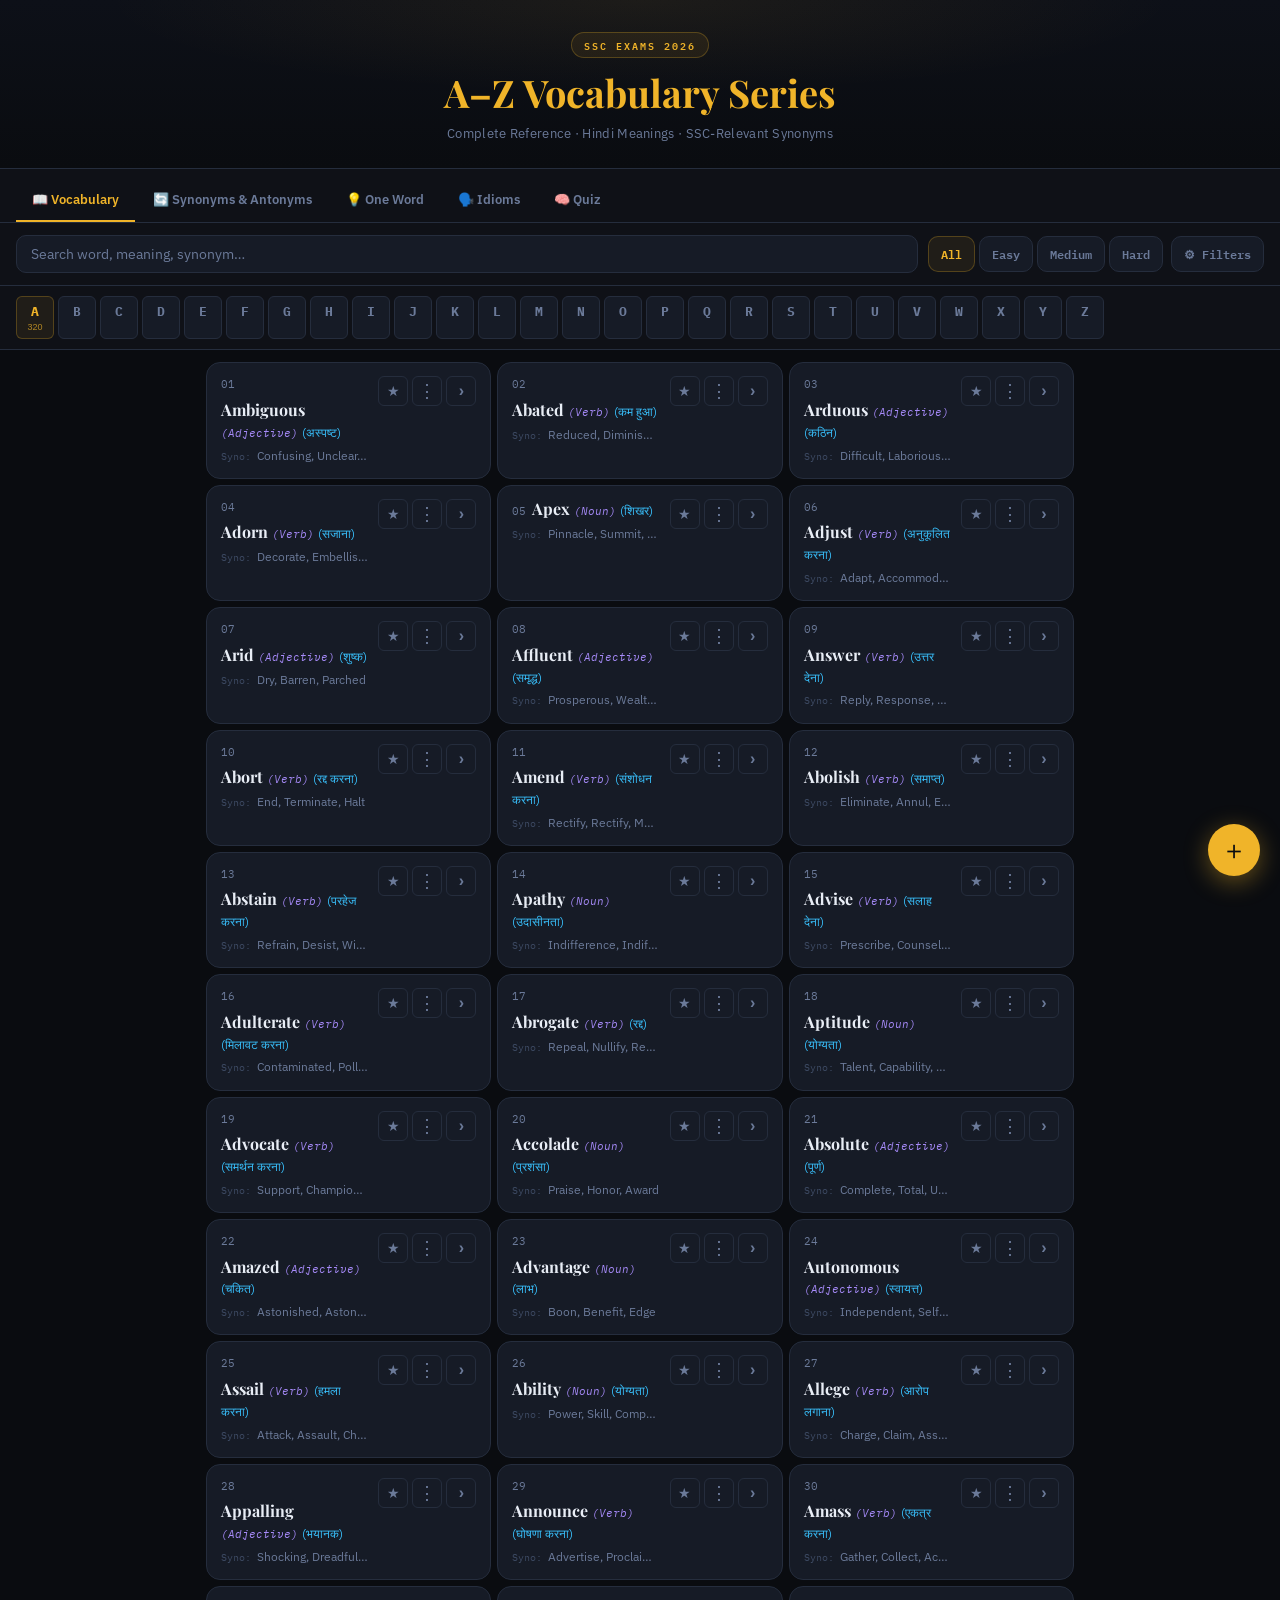
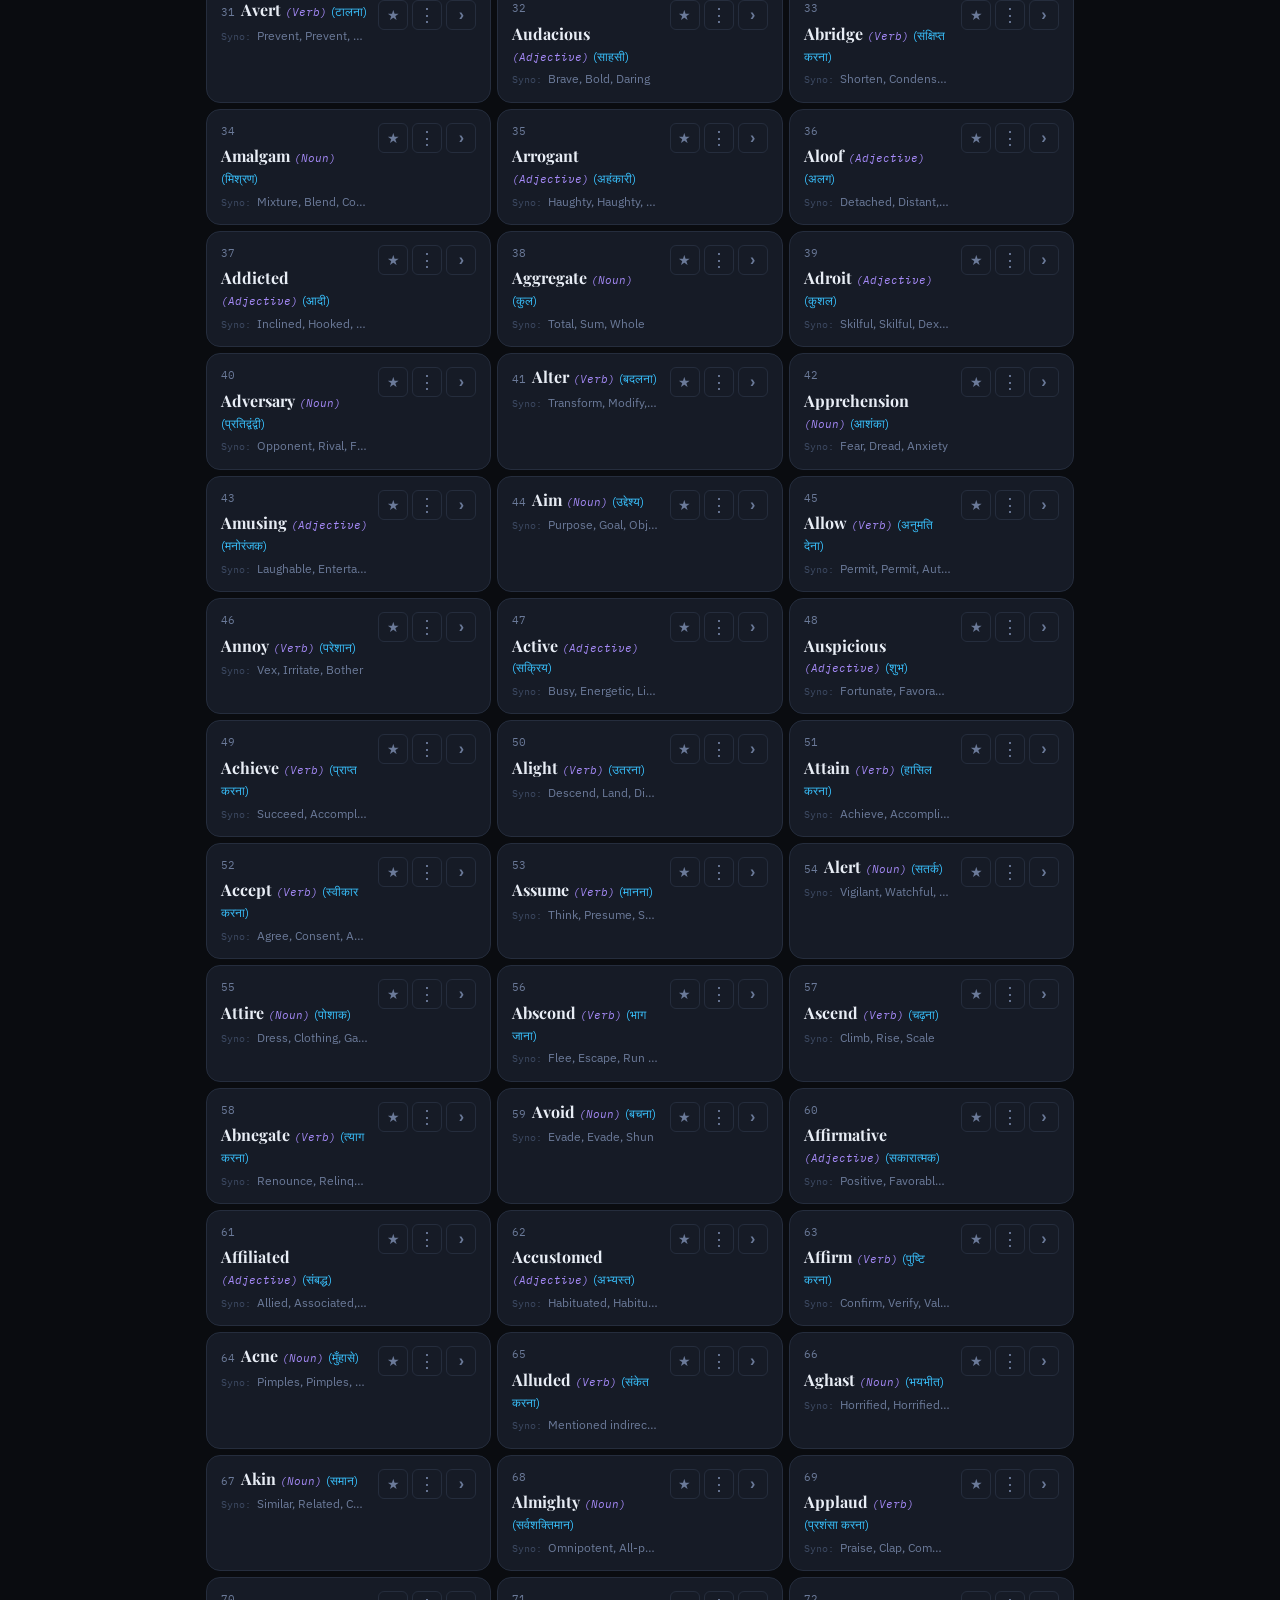
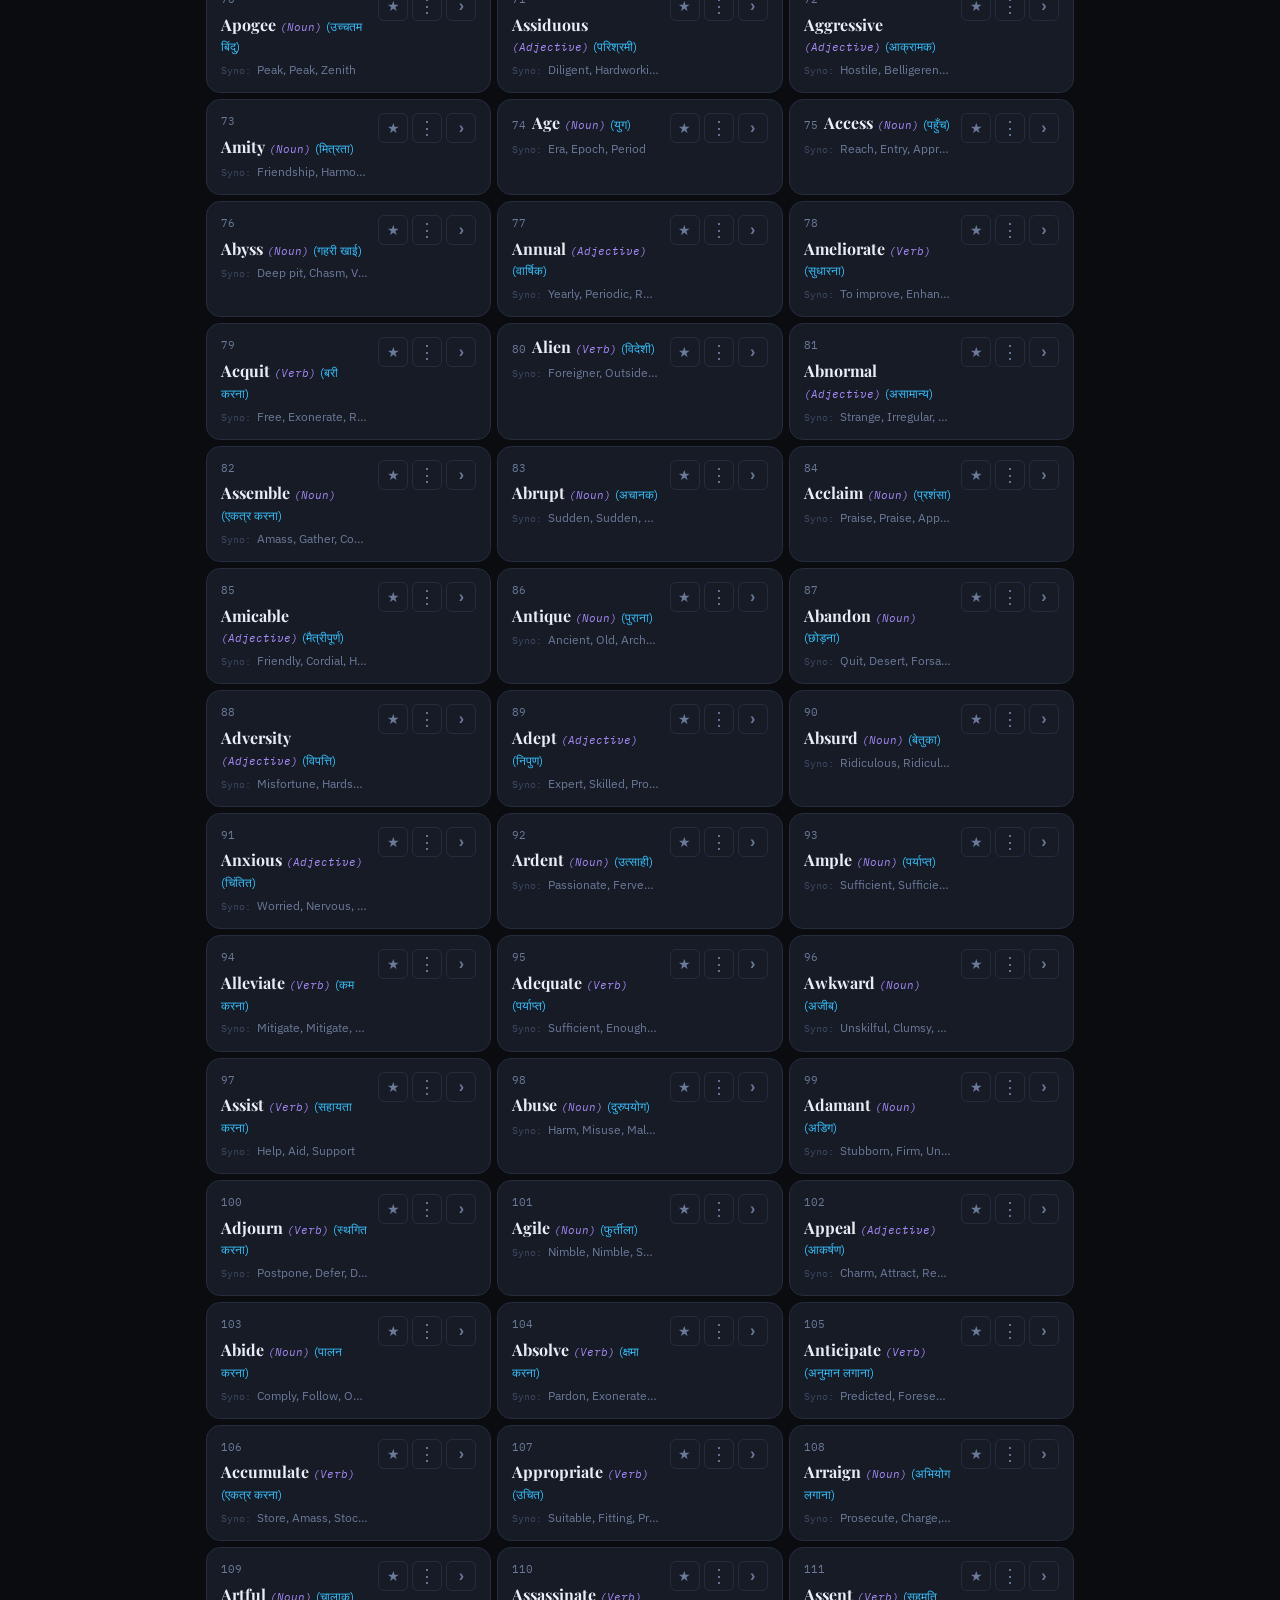
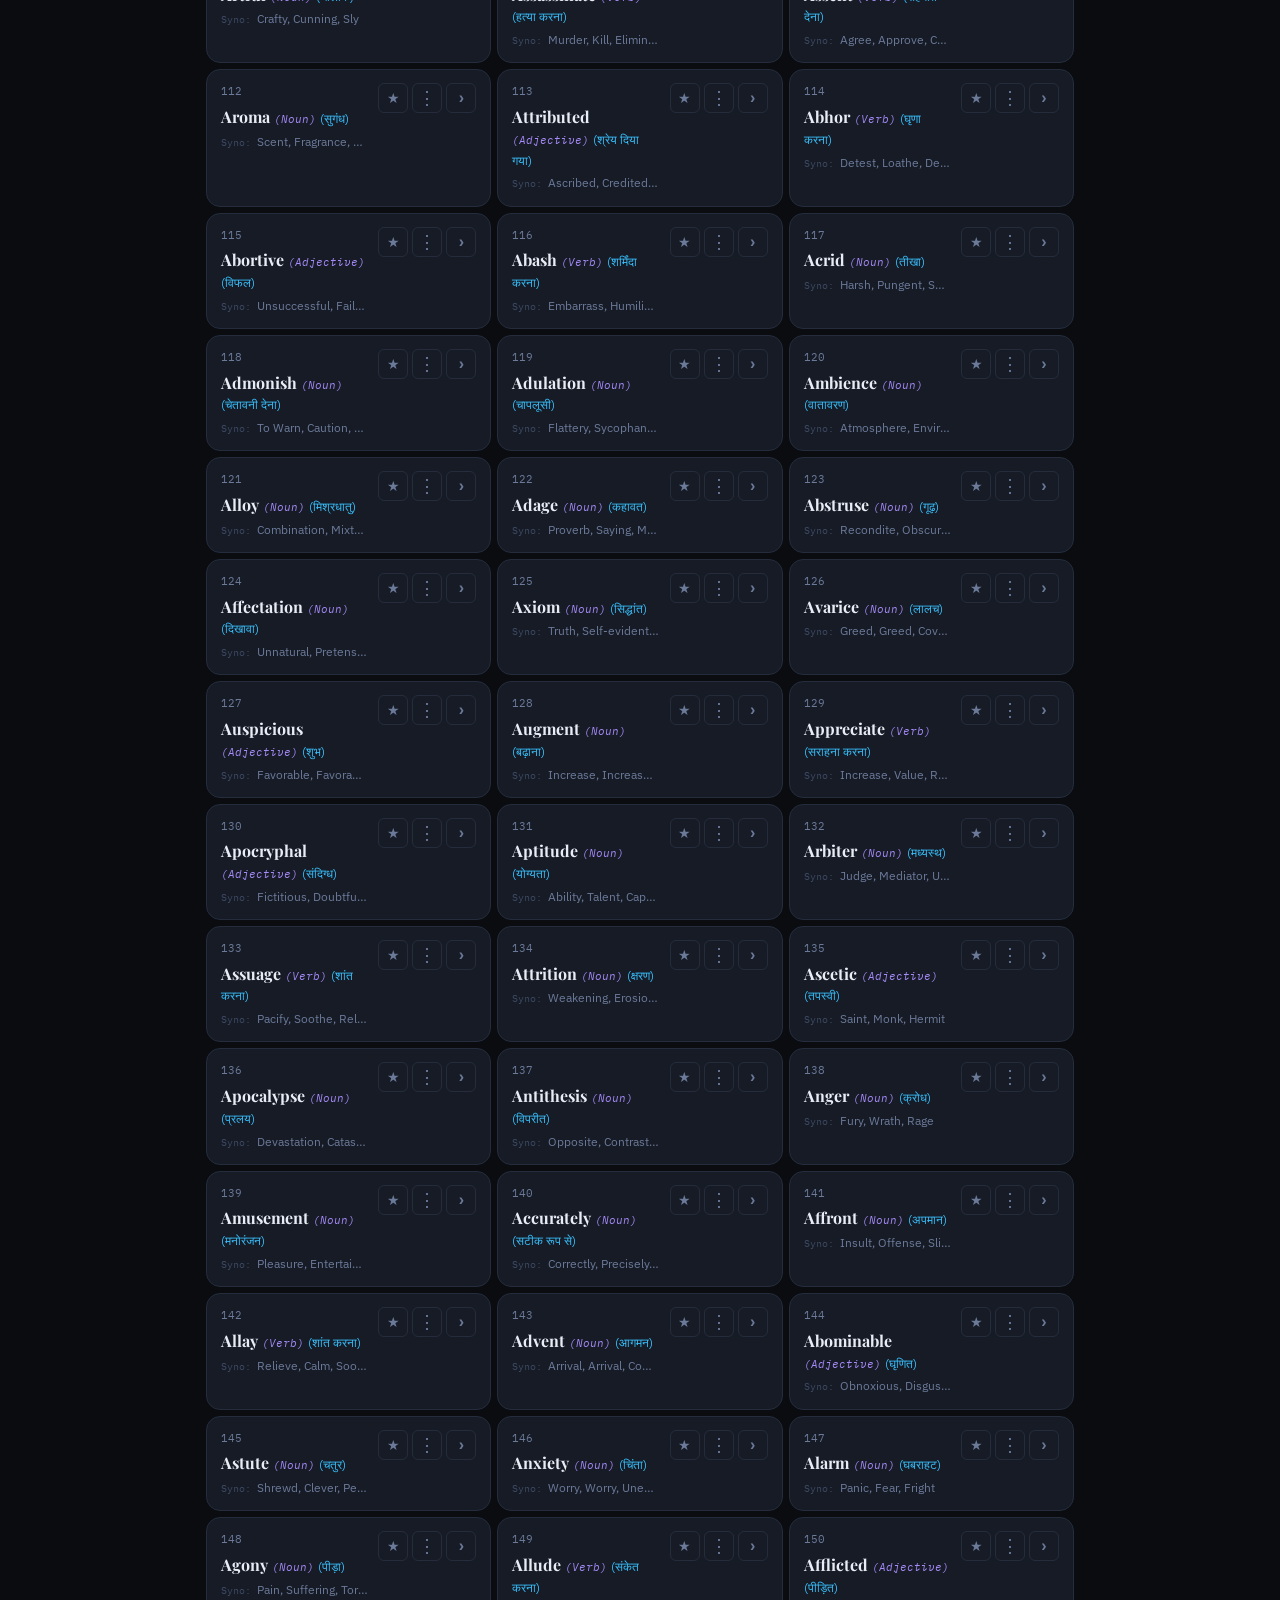
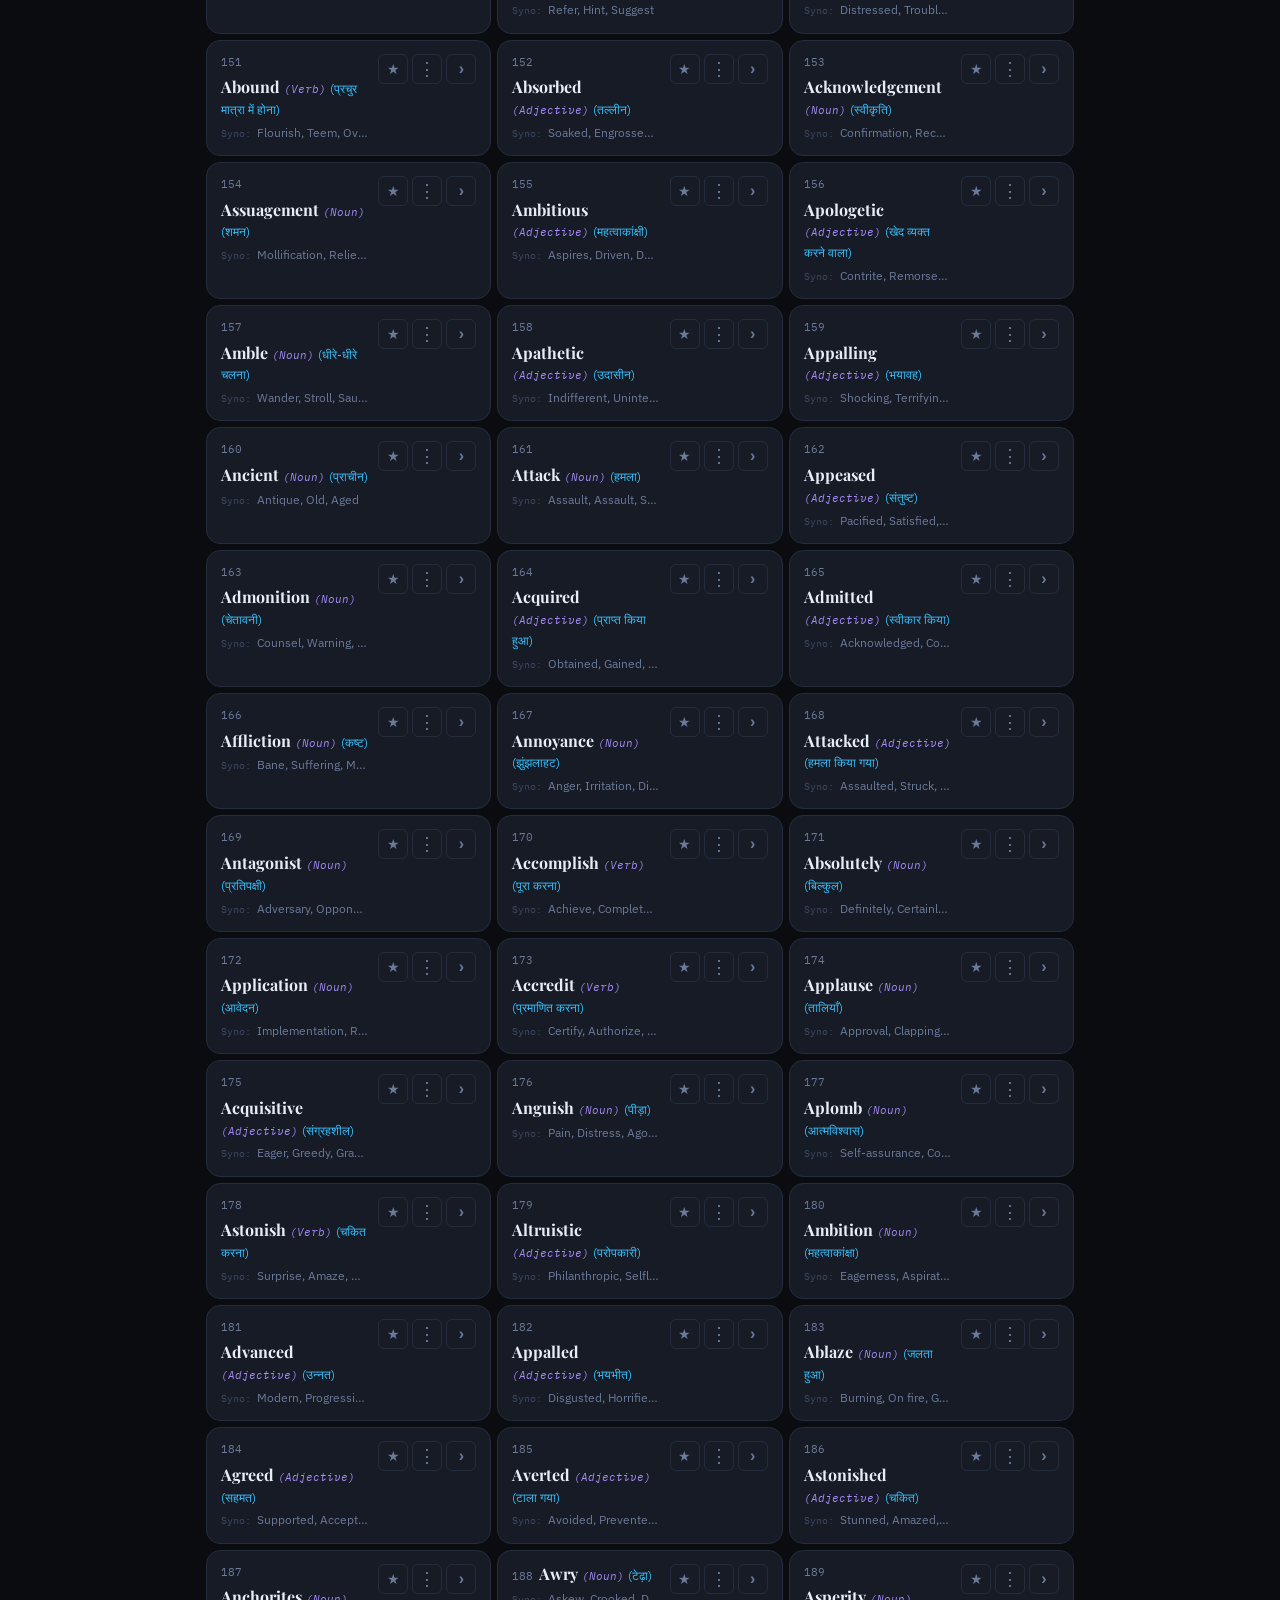
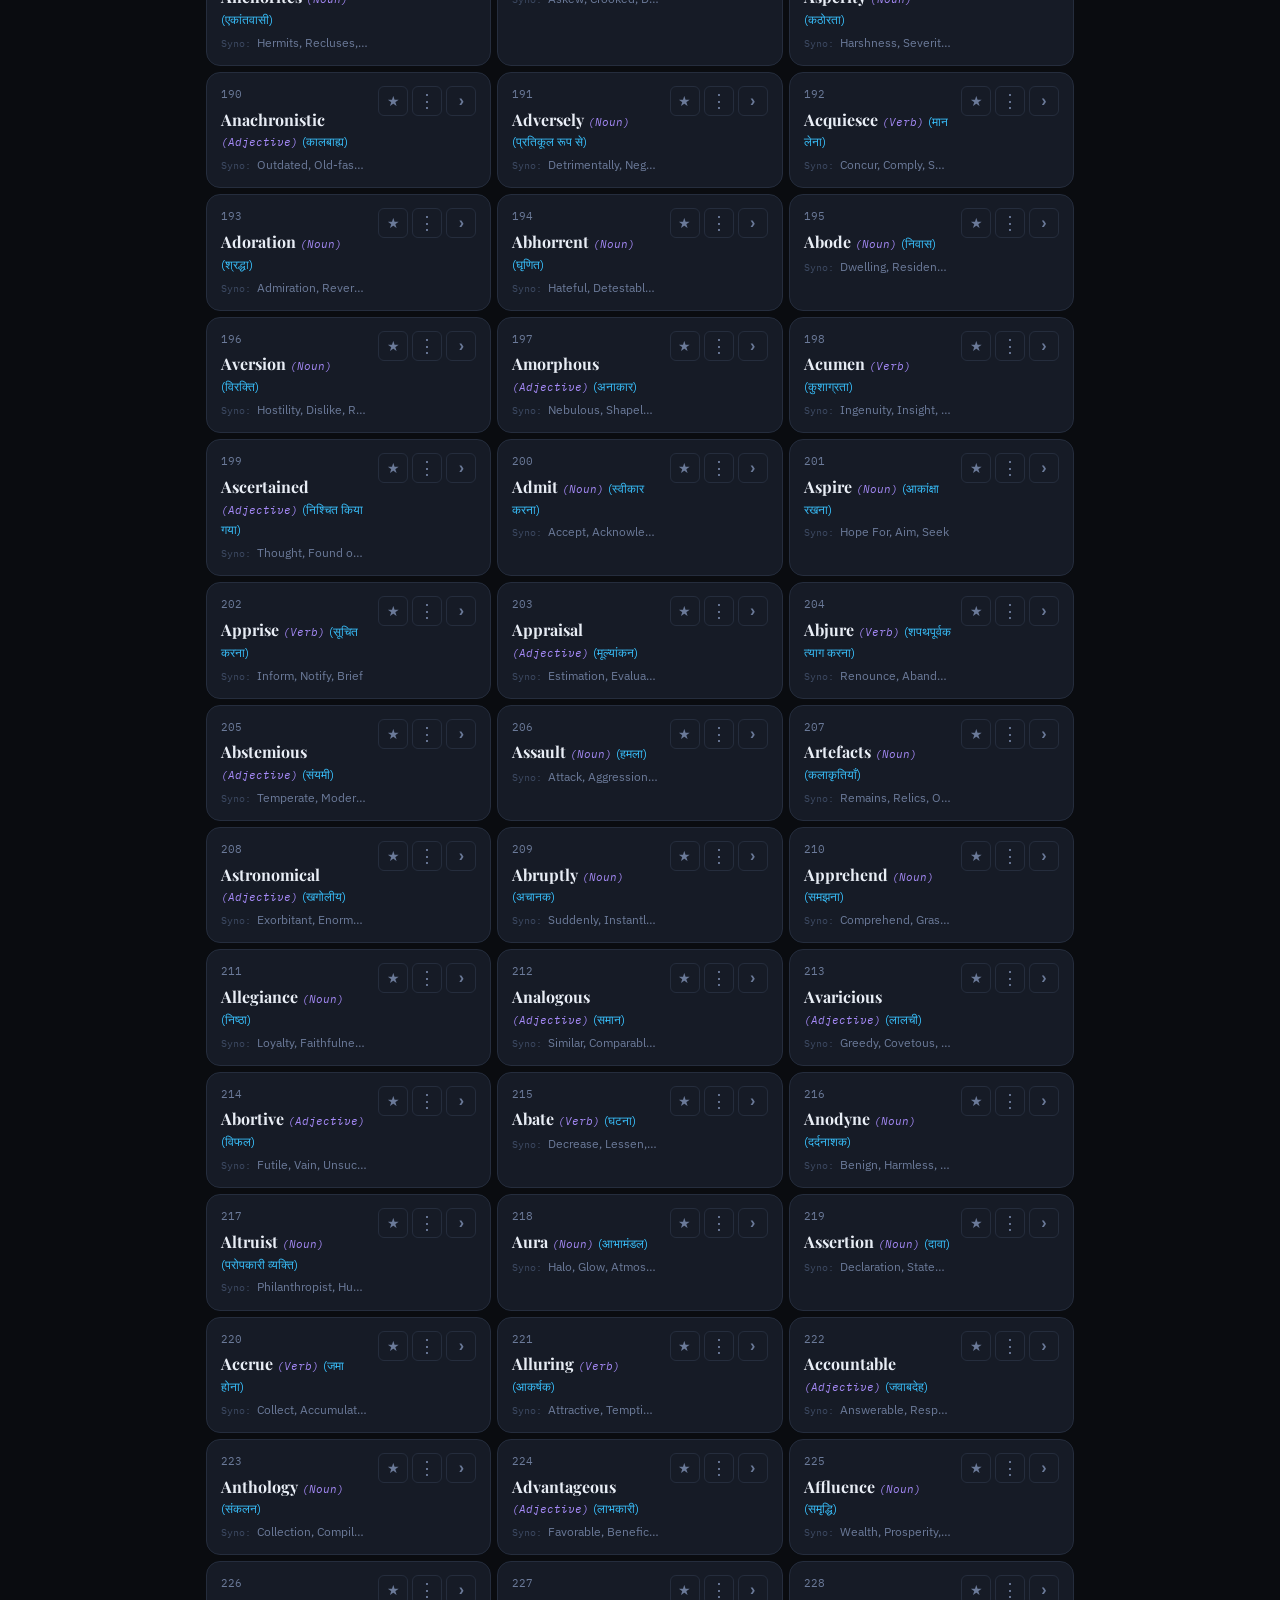
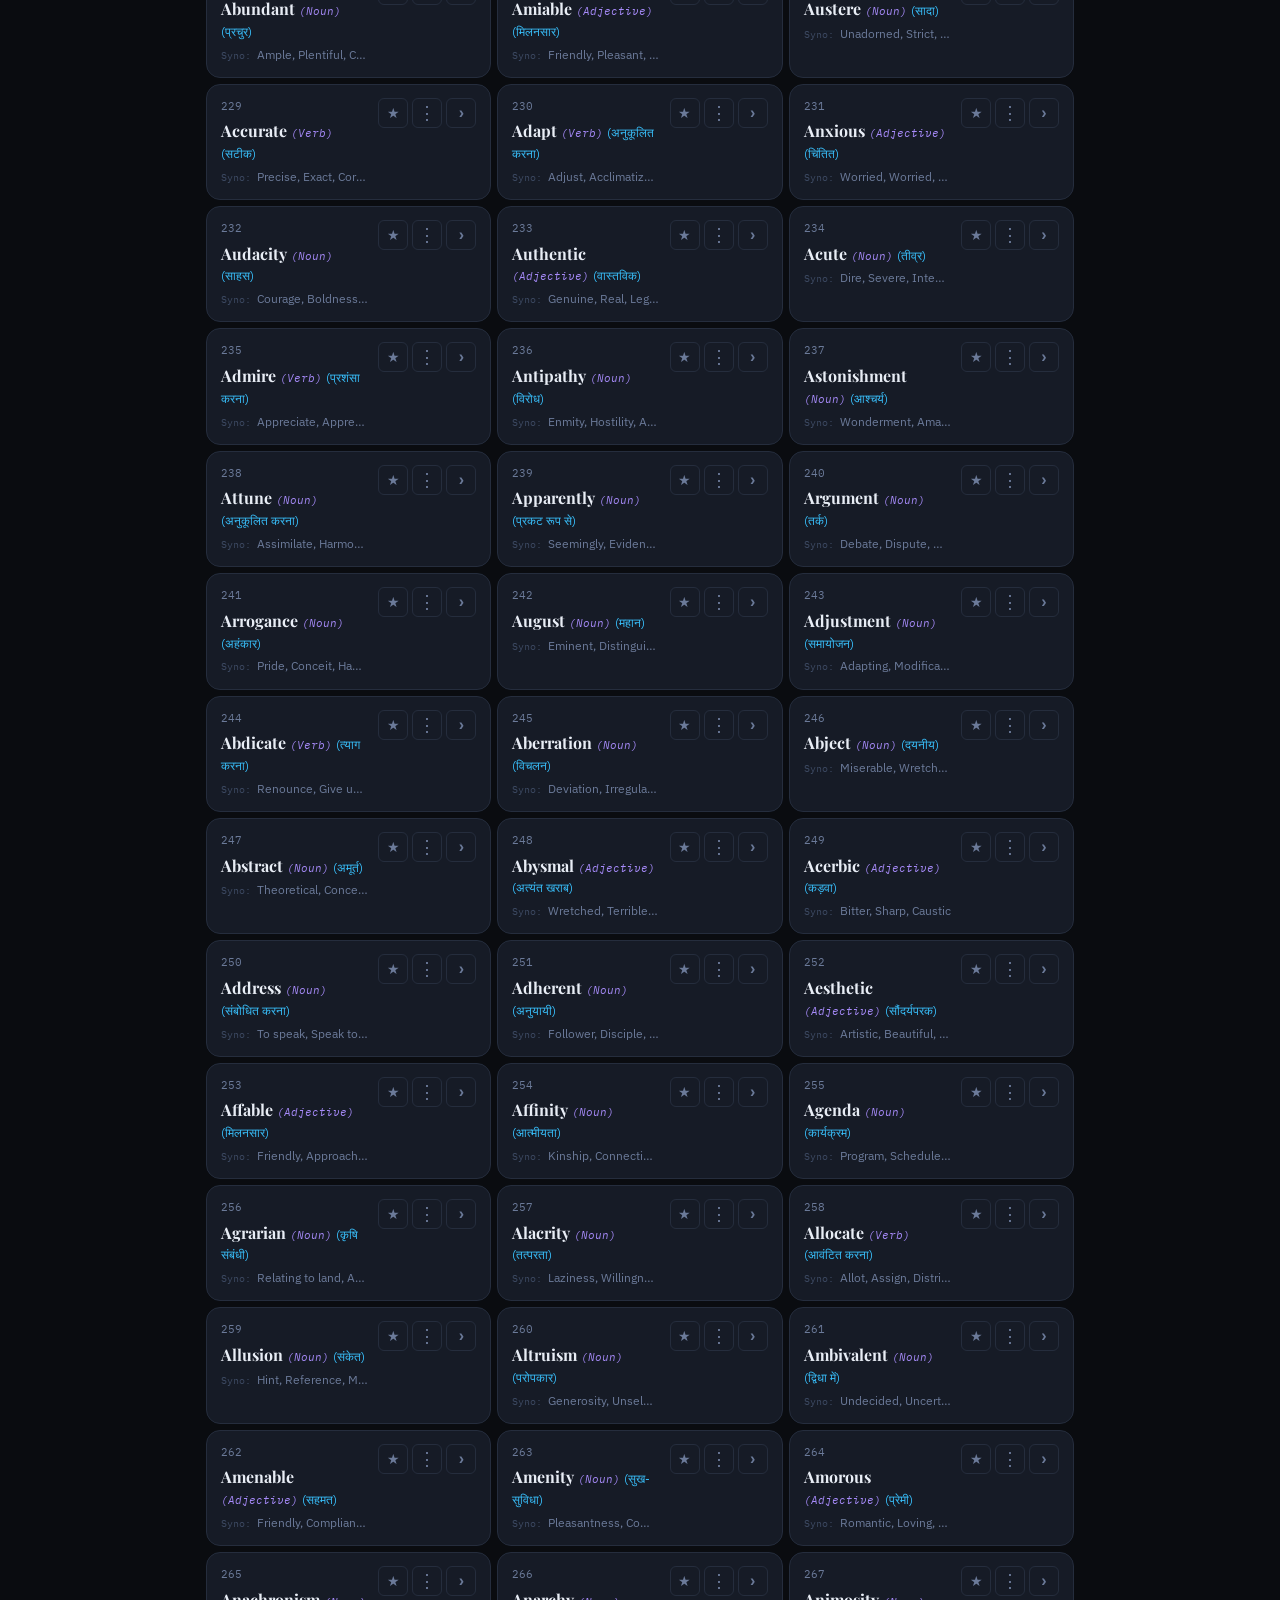
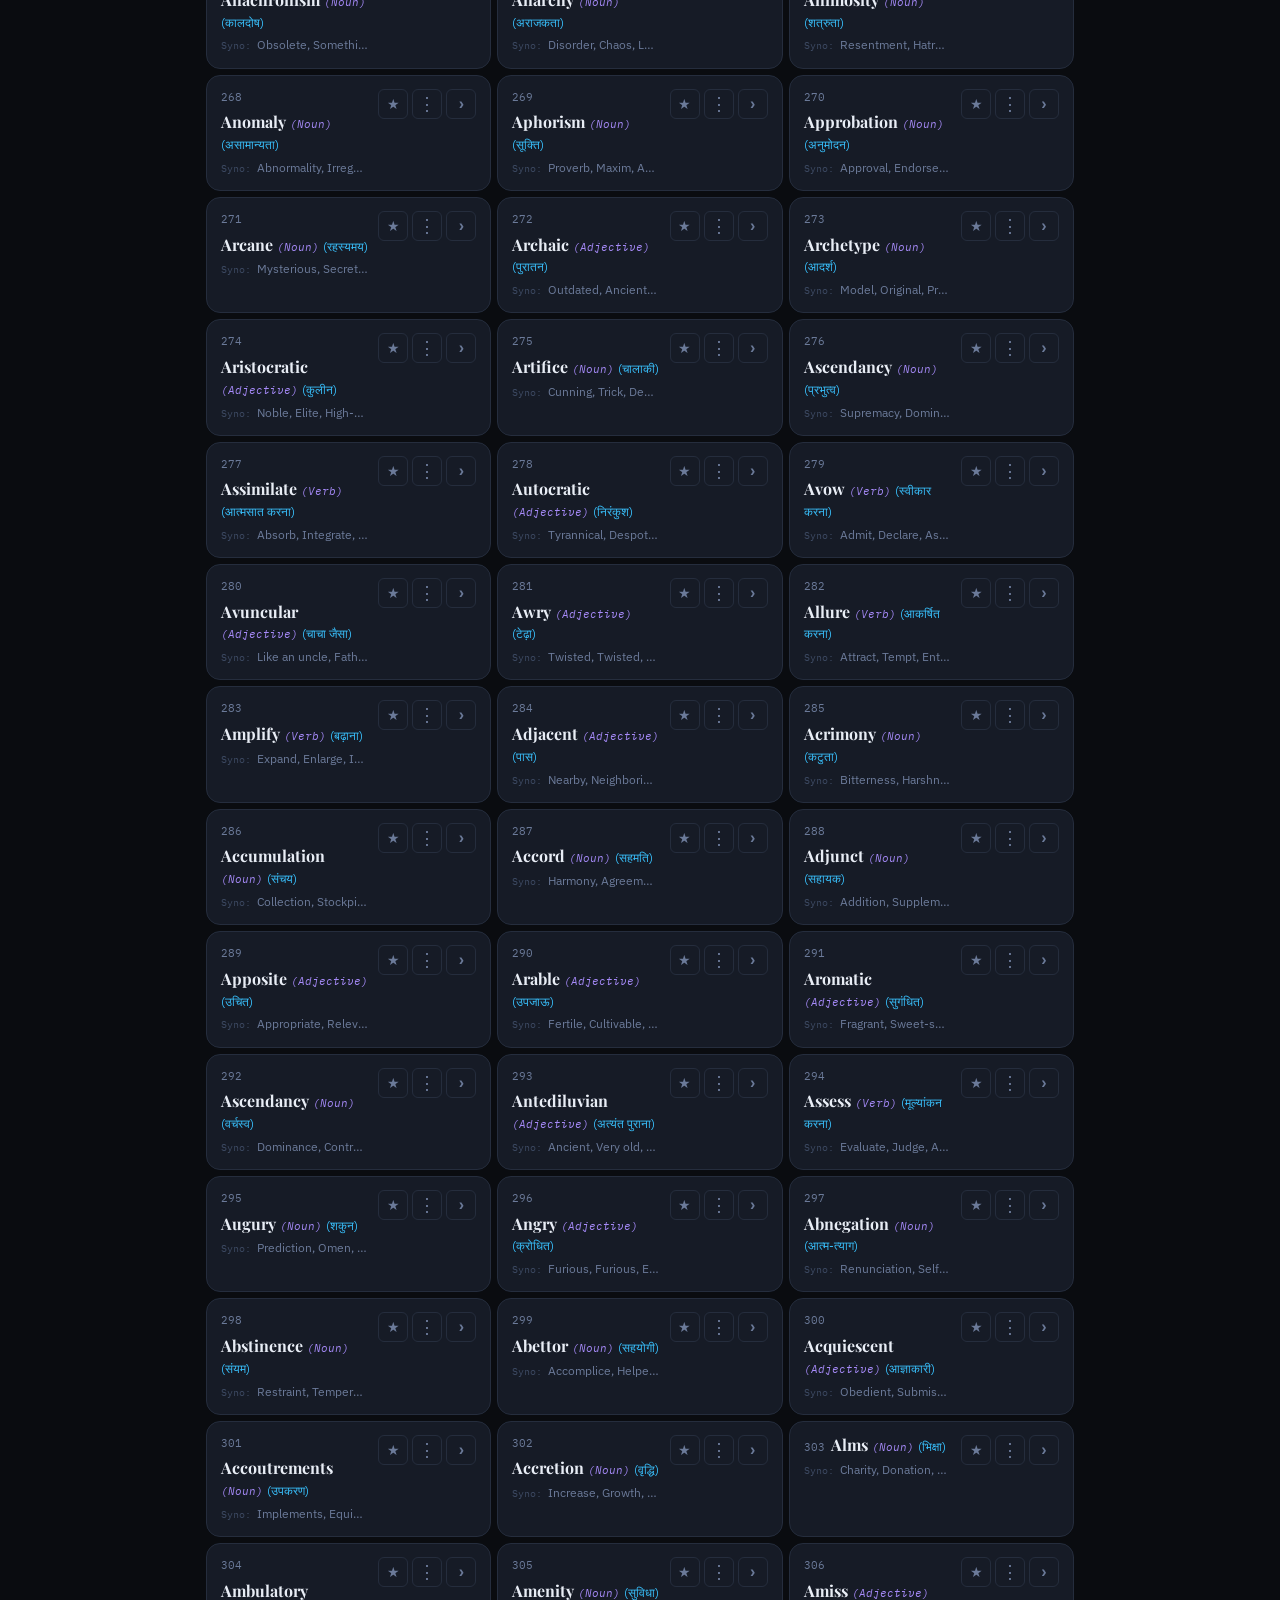
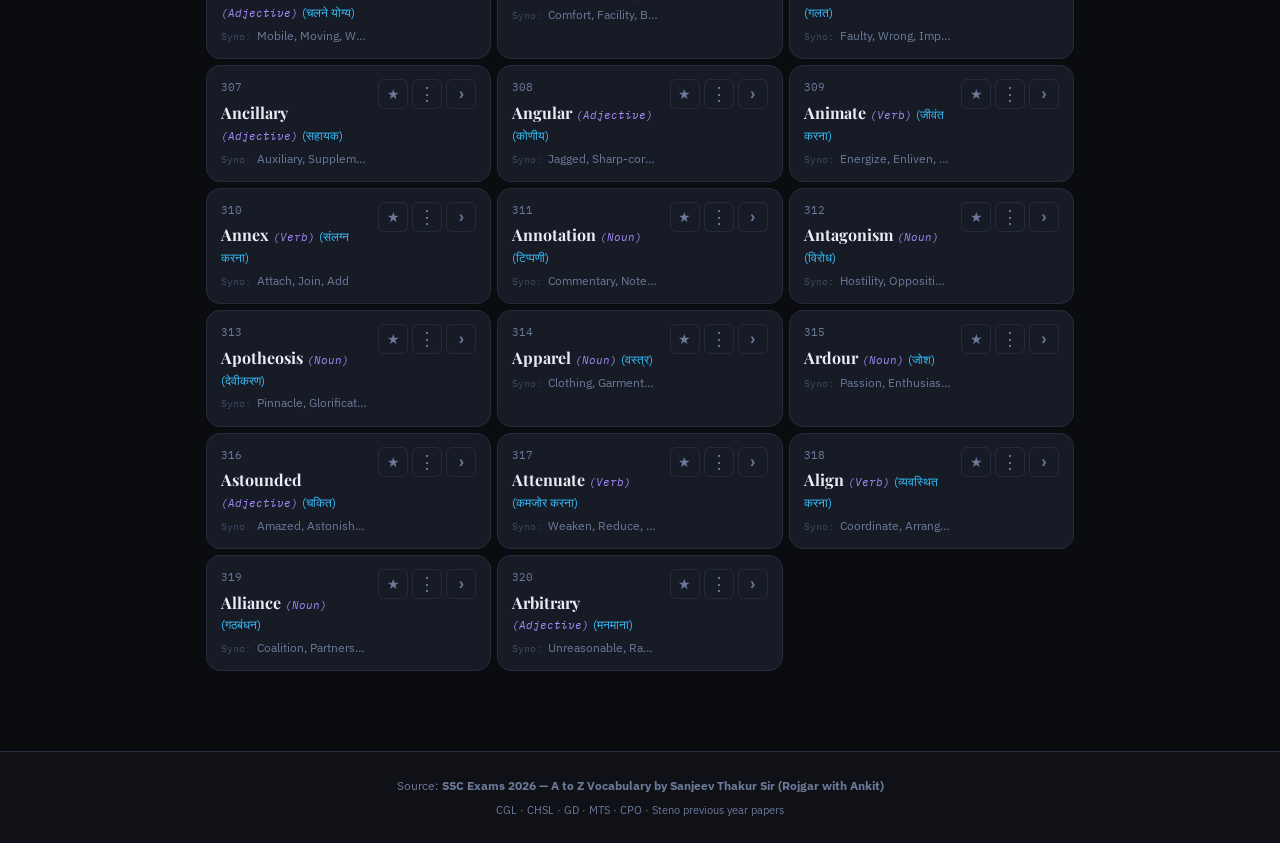
<file: index.html>
<!doctype html>
<html lang="en">
  <head>
    <meta charset="UTF-8" />
    <meta name="viewport" content="width=device-width, initial-scale=1.0" />
    <meta name="theme-color" content="#0a0c10" />
    <meta name="description" content="SSC A-Z Vocabulary Series — Complete Reference with Quiz Mode" />
    <link rel="manifest" href="manifest.json" />
    <link rel="stylesheet" href="style.css" />
    <title>SSC A–Z Vocabulary Series</title>
  </head>
  <body>

    <!-- HEADER -->
    <header>
      <div class="header-badge">SSC Exams 2026</div>
      <h1>A–Z Vocabulary Series</h1>
      <p>Complete Reference · Hindi Meanings · SSC-Relevant Synonyms</p>
    </header>

    <!-- SECTION TABS -->
    <div class="section-tabs" id="sectionTabs">
      <button class="section-tab active" data-section="vocabs">📖 Vocabulary</button>
      <button class="section-tab" data-section="syns">🔄 Synonyms &amp; Antonyms</button>
      <button class="section-tab" data-section="ows">💡 One Word</button>
      <button class="section-tab" data-section="idioms">🗣️ Idioms</button>
      <button class="section-tab" data-section="quiz">🧠 Quiz</button>
    </div>

    <!-- CONTROLS BAR -->
    <div class="controls" id="controls">
      <div class="search-wrap">
        <input type="text" id="search" placeholder="Search word, meaning, synonym…" autocomplete="off" />
      </div>
      <div class="controls-right">
        <div class="difficulty-filters" id="difficultyFilters">
          <button class="filter-btn active" data-diff="all"    onclick="setDifficultyFilter('all',this)">All</button>
          <button class="filter-btn"        data-diff="easy"   onclick="setDifficultyFilter('easy',this)">Easy</button>
          <button class="filter-btn"        data-diff="medium" onclick="setDifficultyFilter('medium',this)">Medium</button>
          <button class="filter-btn"        data-diff="hard"   onclick="setDifficultyFilter('hard',this)">Hard</button>
        </div>
        <button class="filter-btn" id="filterToggleBtn" onclick="openFilterPanel()" style="display:none">⚙ Filters</button>
      </div>
    </div>

    <!-- ALPHABET BAR -->
    <div class="alphabet-filter" id="alphabetFilter"></div>

    <!-- WORD GRID -->
    <div class="grid" id="grid"></div>

    <!-- QUIZ PANEL -->
    <div id="quizSection" style="display:none;"></div>

    <footer>
      <p>Source: <strong>SSC Exams 2026 — A to Z Vocabulary by Sanjeev Thakur Sir (Rojgar with Ankit)</strong></p>
      <p style="margin-top:6px;font-size:11px;">CGL · CHSL · GD · MTS · CPO · Steno previous year papers</p>
    </footer>

    <!-- ADD WORD FAB -->
    <button class="fab" id="addWordFab" onclick="openAddWordForm()" title="Add new word">＋</button>

    <!-- GENERIC MODAL (injected by modal.js) -->

    <!-- SCRIPTS — order is load dependency order -->
    <script src="js/utils.js"></script>
    <script src="js/db.js"></script>
    <script src="js/modal.js"></script>
    <script src="js/bookmark.js"></script>
    <script src="js/search.js"></script>
    <script src="js/difficulty.js"></script>
    <script src="js/speech.js"></script>
    <script src="js/filters.js"></script>
    <script src="js/render.js"></script>
    <script src="js/data-loader.js"></script>
    <script src="js/word-editor.js"></script>
    <script src="js/section-tabs.js"></script>
    <script src="js/quiz-engine.js"></script>
    <script src="js/quiz-ui.js"></script>
    <script src="js/app.js"></script>
    <script>
      // Register service worker for PWA
      if ('serviceWorker' in navigator) {
        navigator.serviceWorker.register('./sw.js')
          .catch(e => console.log('SW reg skipped:', e));
      }
    </script>
  </body>
</html>
</file>
<file: style.css>
/* =====================================================
   SSC A–Z VOCABULARY SERIES — MASTER STYLESHEET v2
   Design: Dark theme, gold accent, IBM Plex typography
===================================================== */

/* ---- GOOGLE FONTS ---- */
@import url('https://fonts.googleapis.com/css2?family=Playfair+Display:wght@600;700&family=IBM+Plex+Sans:wght@400;500;600;700&family=IBM+Plex+Mono:wght@400;600&display=swap');

/* ---- CSS VARIABLES ---- */
:root {
  --bg:        #0a0c10;
  --surface:   #0f1117;
  --card:      #161b26;
  --card-hover:#1c2235;
  --border:    #252d3d;
  --border-2:  #2e3a50;

  --text:      #e8edf5;
  --muted:     #6b7a99;
  --dim:       #3d4a63;

  --gold:      #f0b429;
  --gold-dim:  #c8901a;
  --gold-bg:   rgba(240,180,41,0.08);
  --gold-ring: rgba(240,180,41,0.25);

  --cyan:      #38bdf8;
  --cyan-bg:   rgba(56,189,248,0.08);
  --green:     #4ade80;
  --green-bg:  rgba(74,222,128,0.08);
  --red:       #f87171;
  --red-bg:    rgba(248,113,113,0.08);
  --purple:    #a78bfa;

  --radius-sm: 6px;
  --radius:    10px;
  --radius-lg: 14px;
  --radius-xl: 18px;

  --shadow:    0 4px 20px rgba(0,0,0,0.4);
  --shadow-lg: 0 12px 40px rgba(0,0,0,0.5);

  --transition: 0.2s ease;
  --header-h:  120px;
}

/* ---- RESET ---- */
*, *::before, *::after { box-sizing: border-box; margin: 0; padding: 0; }
html { scroll-behavior: smooth; }
body {
  background: var(--bg);
  color:       var(--text);
  font-family: 'IBM Plex Sans', system-ui, sans-serif;
  font-size:   15px;
  line-height: 1.6;
  min-height:  100vh;
  -webkit-font-smoothing: antialiased;
}

/* ---- SCROLLBAR ---- */
::-webkit-scrollbar { width: 6px; height: 6px; }
::-webkit-scrollbar-track { background: var(--surface); }
::-webkit-scrollbar-thumb { background: var(--border-2); border-radius: 99px; }
::-webkit-scrollbar-thumb:hover { background: var(--muted); }

/* =====================================================
   HEADER
===================================================== */
header {
  background: linear-gradient(180deg, #0d1018 0%, var(--bg) 100%);
  border-bottom: 1px solid var(--border);
  text-align: center;
  padding: 32px 20px 24px;
  position: relative;
}
header::before {
  content: '';
  position: absolute;
  inset: 0;
  background: radial-gradient(ellipse 60% 80% at 50% 0%, rgba(240,180,41,0.07) 0%, transparent 70%);
  pointer-events: none;
}
.header-badge {
  display: inline-block;
  background: var(--gold-bg);
  border: 1px solid var(--gold-ring);
  color: var(--gold);
  font-family: 'IBM Plex Mono', monospace;
  font-size: 10px;
  font-weight: 600;
  letter-spacing: 2px;
  text-transform: uppercase;
  padding: 4px 12px;
  border-radius: 99px;
  margin-bottom: 12px;
}
header h1 {
  font-family: 'Playfair Display', serif;
  font-size: clamp(24px, 5vw, 38px);
  color: var(--gold);
  line-height: 1.2;
  margin-bottom: 8px;
}
header p {
  color: var(--muted);
  font-size: 13px;
  letter-spacing: 0.3px;
}

/* =====================================================
   SECTION TABS
===================================================== */
.section-tabs {
  display: flex;
  gap: 2px;
  padding: 12px 16px 0;
  background: var(--surface);
  border-bottom: 1px solid var(--border);
  overflow-x: auto;
  scrollbar-width: none;
  position: sticky;
  top: 0;
  z-index: 100;
  -webkit-overflow-scrolling: touch;
}
.section-tabs::-webkit-scrollbar { display: none; }

.section-tab {
  flex-shrink: 0;
  background: none;
  border: none;
  border-bottom: 2px solid transparent;
  color: var(--muted);
  font-family: 'IBM Plex Sans', sans-serif;
  font-size: 13px;
  font-weight: 600;
  padding: 10px 16px 12px;
  cursor: pointer;
  transition: color var(--transition), border-color var(--transition);
  white-space: nowrap;
}
.section-tab:hover { color: var(--text); }
.section-tab.active {
  color: var(--gold);
  border-bottom-color: var(--gold);
}

/* =====================================================
   CONTROLS BAR
===================================================== */
.controls {
  display: flex;
  align-items: center;
  gap: 10px;
  padding: 12px 16px;
  background: var(--surface);
  border-bottom: 1px solid var(--border);
  flex-wrap: wrap;
  position: sticky;
  top: 45px;
  z-index: 99;
}
.search-wrap { flex: 1; min-width: 180px; }
#search {
  width: 100%;
  background: var(--card);
  border: 1px solid var(--border);
  color: var(--text);
  padding: 9px 14px;
  border-radius: var(--radius);
  font-family: 'IBM Plex Sans', sans-serif;
  font-size: 14px;
  outline: none;
  transition: border-color var(--transition);
}
#search:focus { border-color: var(--gold); }
#search::placeholder { color: var(--muted); }

.controls-right {
  display: flex;
  align-items: center;
  gap: 8px;
  flex-shrink: 0;
  flex-wrap: wrap;
}
.difficulty-filters { display: flex; gap: 4px; }
.filter-btn {
  background: var(--card);
  border: 1px solid var(--border);
  color: var(--muted);
  padding: 7px 12px;
  border-radius: var(--radius);
  font-size: 12px;
  font-weight: 600;
  font-family: 'IBM Plex Mono', monospace;
  cursor: pointer;
  transition: all var(--transition);
  white-space: nowrap;
}
.filter-btn:hover { border-color: var(--gold); color: var(--gold); }
.filter-btn.active { background: var(--gold-bg); border-color: var(--gold-ring); color: var(--gold); }
.filter-btn.filter-active { border-color: var(--gold); color: var(--gold); }

/* =====================================================
   ALPHABET FILTER
===================================================== */
.alphabet-filter {
  display: flex;
  gap: 4px;
  padding: 10px 16px;
  overflow-x: auto;
  scrollbar-width: none;
  background: var(--surface);
  border-bottom: 1px solid var(--border);
  position: sticky;
  top: 90px;
  z-index: 98;
}
.alphabet-filter::-webkit-scrollbar { display: none; }
.alphabet-btn {
  flex-shrink: 0;
  display: flex;
  flex-direction: column;
  align-items: center;
  gap: 2px;
  background: var(--card);
  border: 1px solid var(--border);
  color: var(--muted);
  padding: 6px 10px;
  border-radius: var(--radius-sm);
  cursor: pointer;
  transition: all var(--transition);
  min-width: 38px;
}
.alphabet-btn:hover { border-color: var(--gold); color: var(--gold); }
.alphabet-btn.active { background: var(--gold-bg); border-color: var(--gold-ring); color: var(--gold); }
.letter-name { font-family: 'IBM Plex Mono', monospace; font-size: 13px; font-weight: 700; }
.letter-count { font-size: 9px; color: inherit; opacity: 0.7; }

/* =====================================================
   WORD GRID
===================================================== */
.grid {
  display: grid;
  grid-template-columns: 1fr;
  gap: 6px;
  padding: 12px 16px 80px;
  max-width: 900px;
  margin: 0 auto;
}
@media (min-width: 700px) {
  .grid { grid-template-columns: repeat(2, 1fr); }
}
@media (min-width: 1100px) {
  .grid { grid-template-columns: repeat(3, 1fr); }
}

/* =====================================================
   CARDS
===================================================== */
.card {
  background: var(--card);
  border: 1px solid var(--border);
  border-radius: var(--radius-lg);
  overflow: hidden;
  transition: border-color var(--transition), box-shadow var(--transition), transform 0.25s ease;
  animation: cardIn 0.3s ease both;
}
@keyframes cardIn {
  from { opacity: 0; transform: translateY(8px); }
  to   { opacity: 1; transform: translateY(0);   }
}
.card:hover { border-color: var(--border-2); box-shadow: var(--shadow); }
.card.diff-easy   { border-left: 3px solid var(--green); }
.card.diff-medium { border-left: 3px solid #fb923c; }
.card.diff-hard   { border-left: 3px solid var(--red); }

/* COMPACT HEADER */
.compact-header {
  display: flex;
  align-items: flex-start;
  gap: 10px;
  padding: 13px 14px;
  cursor: pointer;
  user-select: none;
}
.compact-left { flex: 1; min-width: 0; }
.top-line {
  display: flex;
  align-items: baseline;
  gap: 6px;
  flex-wrap: wrap;
  margin-bottom: 4px;
}
.num {
  font-family: 'IBM Plex Mono', monospace;
  font-size: 11px;
  color: var(--muted);
  flex-shrink: 0;
}
.word-inline {
  font-family: 'Playfair Display', serif;
  font-size: 16px;
  font-weight: 700;
  color: var(--text);
  line-height: 1.3;
  word-break: break-word;
}
.pos-inline {
  font-family: 'IBM Plex Mono', monospace;
  font-size: 11px;
  color: var(--purple);
  font-style: italic;
  font-weight: 400;
}
.inline-hindi {
  font-size: 12px;
  color: var(--cyan);
  font-family: 'IBM Plex Sans', sans-serif;
  font-weight: 400;
}
.compact-syno {
  font-size: 12px;
  color: var(--muted);
  white-space: nowrap;
  overflow: hidden;
  text-overflow: ellipsis;
}
.compact-label { color: var(--dim); font-family: 'IBM Plex Mono', monospace; font-size: 10px; }
.compact-syno-muted { color: var(--muted); font-style: italic; }

/* BADGES */
.edited-badge, .user-badge {
  font-family: 'IBM Plex Mono', monospace;
  font-size: 9px;
  font-weight: 600;
  padding: 2px 6px;
  border-radius: 4px;
  letter-spacing: 0.5px;
  flex-shrink: 0;
}
.edited-badge { background: rgba(167,139,250,0.12); border: 1px solid rgba(167,139,250,0.3); color: var(--purple); }
.user-badge   { background: var(--cyan-bg); border: 1px solid rgba(56,189,248,0.25); color: var(--cyan); }

/* CARD ACTIONS */
.card-actions {
  display: flex;
  align-items: center;
  gap: 4px;
  flex-shrink: 0;
}
.bookmark-btn {
  width: 30px; height: 30px;
  border-radius: var(--radius-sm);
  border: 1px solid var(--border);
  background: none;
  color: var(--muted);
  font-size: 14px;
  cursor: pointer;
  transition: all var(--transition);
  display: flex; align-items: center; justify-content: center;
}
.bookmark-btn:hover { color: var(--gold); border-color: var(--gold); }
.bookmark-btn.active { color: var(--gold); border-color: var(--gold); background: var(--gold-bg); }

.three-dot-btn {
  width: 30px; height: 30px;
  border-radius: var(--radius-sm);
  border: 1px solid var(--border);
  background: none;
  color: var(--muted);
  font-size: 18px;
  line-height: 1;
  cursor: pointer;
  transition: all var(--transition);
  display: flex; align-items: center; justify-content: center;
}
.three-dot-btn:hover { color: var(--text); border-color: var(--border-2); background: var(--card-hover); }

.collapse-btn {
  width: 30px; height: 30px;
  border-radius: var(--radius-sm);
  border: 1px solid var(--border);
  background: none;
  color: var(--muted);
  cursor: pointer;
  transition: all var(--transition);
  display: flex; align-items: center; justify-content: center;
}
.collapse-btn:hover { color: var(--text); }
.arrow {
  display: inline-block;
  font-size: 16px;
  font-weight: 700;
  transition: transform 0.25s ease;
}
.card:not(.collapsed) .arrow { transform: rotate(90deg); }

/* EXPANDED BODY */
.card-expand {
  max-height: 0;
  overflow: hidden;
  transition: max-height 0.35s cubic-bezier(0.4, 0, 0.2, 1);
}
.card:not(.collapsed) .card-expand { max-height: 800px; }
.card-body {
  padding: 0 14px 14px;
  display: flex;
  flex-direction: column;
  gap: 10px;
  border-top: 1px solid var(--border);
  margin-top: 0;
  padding-top: 12px;
}

/* CARD BODY BLOCKS */
.row-label {
  font-family: 'IBM Plex Mono', monospace;
  font-size: 10px;
  font-weight: 600;
  color: var(--muted);
  text-transform: uppercase;
  letter-spacing: 1px;
  margin-bottom: 4px;
}
.pronunciation-block { background: rgba(167,139,250,0.05); border-left: 3px solid var(--purple); border-radius: 0 var(--radius-sm) var(--radius-sm) 0; padding: 8px 12px; }
.pronunciation-text  { font-family: 'IBM Plex Mono', monospace; color: var(--purple); font-size: 14px; }
.phonetic-text       { font-size: 12px; color: var(--muted); margin-top: 2px; }
.hindi-block         { background: rgba(56,189,248,0.05); border-left: 3px solid var(--cyan); border-radius: 0 var(--radius-sm) var(--radius-sm) 0; padding: 8px 12px; }
.hindi-text          { font-size: 14px; color: var(--cyan); }
.meaning-block       { background: rgba(56,189,248,0.05); border-left: 3px solid var(--cyan); border-radius: 0 var(--radius-sm) var(--radius-sm) 0; padding: 8px 12px; }
.meaning-text        { font-size: 14px; color: var(--text); line-height: 1.6; }
.example-block       { background: rgba(240,180,41,0.04); border-left: 3px solid var(--gold-dim); border-radius: 0 var(--radius-sm) var(--radius-sm) 0; padding: 8px 12px; }
.example-text        { font-size: 13px; color: var(--text); font-style: italic; line-height: 1.6; }
.example-hindi       { font-size: 12px; color: var(--muted); margin-top: 4px; }
.syns-block, .antonym-block { padding: 2px 0; }
.syns-list           { display: flex; flex-wrap: wrap; gap: 6px; margin-top: 4px; }
.syn {
  background: var(--gold-bg);
  border: 1px solid var(--gold-ring);
  color: var(--gold);
  font-size: 12px;
  padding: 3px 10px;
  border-radius: 99px;
  font-family: 'IBM Plex Mono', monospace;
}
.syn.antonym {
  background: var(--red-bg);
  border-color: rgba(248,113,113,0.25);
  color: var(--red);
}
.exam-section  { padding: 2px 0; }
.exam-source   { font-size: 12px; color: var(--muted); font-family: 'IBM Plex Mono', monospace; }

/* SEARCH HIGHLIGHT */
.search-highlight {
  animation: highlight-pulse 2.5s ease;
}
@keyframes highlight-pulse {
  0%, 100% { border-color: var(--border); }
  25%, 75%  { border-color: var(--gold); box-shadow: 0 0 0 3px var(--gold-ring); }
}

/* =====================================================
   EMPTY STATE
===================================================== */
.empty {
  grid-column: 1 / -1;
  text-align: center;
  padding: 64px 24px;
  color: var(--muted);
}
.empty-icon { font-size: 48px; margin-bottom: 16px; opacity: 0.6; }
.empty h3   { font-family: 'Playfair Display', serif; color: var(--text); margin-bottom: 8px; }
.empty p    { font-size: 14px; }
.section-loading { display: flex; justify-content: center; padding: 40px; }

/* =====================================================
   FOOTER
===================================================== */
footer {
  background: var(--surface);
  border-top: 1px solid var(--border);
  text-align: center;
  padding: 24px 20px;
  color: var(--muted);
  font-size: 12px;
}

/* =====================================================
   FAB — Floating Add Button
===================================================== */
.fab {
  position: fixed;
  bottom: 24px;
  right: 20px;
  width: 52px;
  height: 52px;
  border-radius: 50%;
  background: var(--gold);
  color: #0a0c10;
  border: none;
  font-size: 26px;
  line-height: 1;
  cursor: pointer;
  box-shadow: 0 6px 24px rgba(240,180,41,0.4);
  display: flex;
  align-items: center;
  justify-content: center;
  z-index: 500;
  transition: transform 0.2s, box-shadow 0.2s;
}
.fab:hover { transform: scale(1.1) rotate(90deg); box-shadow: 0 8px 32px rgba(240,180,41,0.5); }
.fab:active { transform: scale(0.95); }

/* =====================================================
   ACTION MENU (three-dot)
===================================================== */
.action-menu {
  position: absolute;
  z-index: 2000;
  background: var(--surface);
  border: 1px solid var(--border-2);
  border-radius: var(--radius-lg);
  box-shadow: var(--shadow-lg);
  width: 240px;
  overflow: hidden;
  animation: menuIn 0.18s ease;
}
@keyframes menuIn {
  from { opacity: 0; transform: scale(0.95) translateY(-6px); }
  to   { opacity: 1; transform: scale(1)    translateY(0);    }
}
.action-menu.action-menu-closing {
  animation: menuOut 0.18s ease forwards;
}
@keyframes menuOut {
  to { opacity: 0; transform: scale(0.95) translateY(-6px); }
}
.action-menu-header {
  display: flex;
  align-items: center;
  justify-content: space-between;
  padding: 12px 14px 10px;
  border-bottom: 1px solid var(--border);
}
.action-menu-word {
  font-family: 'Playfair Display', serif;
  font-size: 15px;
  color: var(--gold);
  font-weight: 700;
}
.action-menu-close {
  background: none; border: none; color: var(--muted); cursor: pointer; font-size: 14px;
  width: 24px; height: 24px; border-radius: 4px; display: flex; align-items: center; justify-content: center;
}
.action-menu-close:hover { color: var(--text); background: var(--border); }
.action-menu-items { padding: 6px 0; }
.action-menu-section-label {
  font-family: 'IBM Plex Mono', monospace;
  font-size: 9px;
  font-weight: 700;
  letter-spacing: 1.5px;
  color: var(--dim);
  padding: 6px 14px 4px;
  text-transform: uppercase;
}
.action-menu-diff-row {
  display: flex;
  gap: 6px;
  padding: 4px 14px 10px;
}
.action-diff-btn {
  flex: 1;
  padding: 6px 4px;
  border-radius: var(--radius-sm);
  border: 1px solid var(--border);
  background: var(--card);
  color: var(--muted);
  font-size: 12px;
  font-weight: 700;
  font-family: 'IBM Plex Mono', monospace;
  cursor: pointer;
  transition: all var(--transition);
}
.action-diff-btn:hover    { border-color: var(--border-2); color: var(--text); }
.adb-easy-active   { background: var(--green-bg)  !important; border-color: var(--green) !important; color: var(--green) !important; }
.adb-medium-active { background: rgba(251,146,60,0.1) !important; border-color: #fb923c !important; color: #fb923c !important; }
.adb-hard-active   { background: var(--red-bg)    !important; border-color: var(--red)   !important; color: var(--red)   !important; }
.action-menu-divider { height: 1px; background: var(--border); margin: 4px 0; }
.action-menu-item {
  display: flex;
  align-items: center;
  gap: 10px;
  width: 100%;
  background: none;
  border: none;
  color: var(--text);
  font-family: 'IBM Plex Sans', sans-serif;
  font-size: 13px;
  padding: 10px 14px;
  cursor: pointer;
  text-align: left;
  transition: background var(--transition);
}
.action-menu-item:hover { background: var(--card-hover); }
.action-menu-item.ami-danger { color: var(--red); }
.ami-icon { font-size: 15px; }

/* =====================================================
   MODAL SYSTEM
===================================================== */
.modal-overlay {
  position: fixed;
  inset: 0;
  background: rgba(0,0,0,0.75);
  z-index: 3000;
  display: flex;
  align-items: center;
  justify-content: center;
  padding: 16px;
  backdrop-filter: blur(4px);
}
.modal-box {
  background: var(--surface);
  border: 1px solid var(--border-2);
  border-radius: var(--radius-xl);
  width: 100%;
  max-width: 480px;
  max-height: 85vh;
  display: flex;
  flex-direction: column;
  overflow: hidden;
  box-shadow: var(--shadow-lg);
  animation: modalIn 0.2s ease;
}
.modal-box-wide { max-width: 640px; }
@keyframes modalIn {
  from { opacity: 0; transform: scale(0.96) translateY(12px); }
  to   { opacity: 1; transform: scale(1)    translateY(0);    }
}
.modal-header {
  display: flex;
  align-items: center;
  justify-content: space-between;
  padding: 18px 20px 14px;
  border-bottom: 1px solid var(--border);
  flex-shrink: 0;
}
.modal-header h2 {
  font-family: 'Playfair Display', serif;
  font-size: 18px;
  color: var(--gold);
}
.modal-close {
  background: none; border: 1px solid var(--border); color: var(--muted);
  width: 30px; height: 30px; border-radius: var(--radius-sm);
  cursor: pointer; font-size: 13px; display: flex; align-items: center; justify-content: center;
  transition: all var(--transition);
}
.modal-close:hover { color: var(--text); border-color: var(--border-2); }
.modal-body {
  overflow-y: auto;
  padding: 18px 20px;
  flex: 1;
}
.modal-footer {
  display: flex;
  gap: 8px;
  padding: 14px 20px;
  border-top: 1px solid var(--border);
  flex-shrink: 0;
  flex-wrap: wrap;
}
.modal-action-btn {
  padding: 9px 18px;
  border-radius: var(--radius);
  font-family: 'IBM Plex Sans', sans-serif;
  font-size: 13px;
  font-weight: 600;
  cursor: pointer;
  transition: all var(--transition);
}
.modal-btn-primary   { background: var(--gold); color: #0a0c10; border: none; }
.modal-btn-primary:hover { opacity: 0.9; }
.modal-btn-secondary { background: var(--card); border: 1px solid var(--border); color: var(--text); }
.modal-btn-secondary:hover { border-color: var(--border-2); }
.modal-btn-danger    { background: var(--red-bg); border: 1px solid rgba(248,113,113,0.3); color: var(--red); }
.modal-btn-danger:hover { background: rgba(248,113,113,0.2); }

/* =====================================================
   EDIT FORM
===================================================== */
.edit-form { display: flex; flex-direction: column; gap: 12px; }
.edit-form-row { display: flex; flex-direction: column; gap: 5px; }
.edit-form-label {
  font-family: 'IBM Plex Mono', monospace;
  font-size: 11px;
  font-weight: 600;
  color: var(--muted);
  text-transform: uppercase;
  letter-spacing: 0.8px;
}
.edit-form-hint { font-family: 'IBM Plex Sans', sans-serif; font-size: 10px; text-transform: none; letter-spacing: 0; }
.edit-form-input, .edit-form-textarea {
  background: var(--card);
  border: 1px solid var(--border);
  color: var(--text);
  padding: 9px 12px;
  border-radius: var(--radius);
  font-family: 'IBM Plex Sans', sans-serif;
  font-size: 14px;
  outline: none;
  transition: border-color var(--transition);
  resize: vertical;
  width: 100%;
}
.edit-form-input:focus, .edit-form-textarea:focus { border-color: var(--gold); }

/* =====================================================
   FILTERS & SORTING PANEL
===================================================== */
.filter-panel { display: flex; flex-direction: column; gap: 20px; }
.fp-group     { display: flex; flex-direction: column; gap: 8px; }
.fp-label     { font-family: 'IBM Plex Mono', monospace; font-size: 11px; font-weight: 700; color: var(--gold); letter-spacing: 0.5px; }
.fp-options   { display: flex; flex-wrap: wrap; gap: 6px; }
.fp-btn {
  background: var(--card);
  border: 1px solid var(--border);
  color: var(--muted);
  padding: 7px 12px;
  border-radius: var(--radius);
  font-size: 12px;
  font-weight: 600;
  cursor: pointer;
  transition: all var(--transition);
}
.fp-btn:hover       { border-color: var(--border-2); color: var(--text); }
.fp-btn.fp-btn-active { background: var(--gold-bg); border-color: var(--gold-ring); color: var(--gold); }
.fp-check-row { display: flex; align-items: center; gap: 8px; font-size: 14px; color: var(--text); cursor: pointer; }
.fp-check-row input { accent-color: var(--gold); width: 15px; height: 15px; }
.fp-range-row { display: flex; align-items: center; gap: 8px; }
.fp-range-input {
  width: 100px;
  background: var(--card);
  border: 1px solid var(--border);
  color: var(--text);
  padding: 8px 10px;
  border-radius: var(--radius);
  font-family: 'IBM Plex Mono', monospace;
  font-size: 13px;
  outline: none;
}
.fp-range-input:focus { border-color: var(--gold); }
.fp-range-sep { color: var(--muted); font-size: 13px; }

/* =====================================================
   TOAST
===================================================== */
.app-toast {
  position: fixed;
  bottom: 90px;
  left: 50%;
  transform: translateX(-50%) translateY(16px);
  background: var(--card);
  border: 1px solid var(--border-2);
  color: var(--text);
  padding: 10px 20px;
  border-radius: 99px;
  font-size: 13px;
  z-index: 9999;
  opacity: 0;
  transition: opacity 0.25s, transform 0.25s;
  white-space: nowrap;
  pointer-events: none;
  box-shadow: var(--shadow);
}
.app-toast.app-toast-visible {
  opacity: 1;
  transform: translateX(-50%) translateY(0);
}

/* =====================================================
   QUIZ SECTION
===================================================== */
#quizSection {
  max-width: 720px;
  margin: 0 auto;
  padding: 24px 16px 80px;
  min-height: 60vh;
}

/* ---- QUIZ HOME ---- */
.quiz-home { display: flex; flex-direction: column; align-items: center; gap: 24px; }
.quiz-home-hero { text-align: center; padding-top: 8px; }
.quiz-hero-icon { font-size: 52px; margin-bottom: 12px; }
.quiz-home-title { font-family: 'Playfair Display', serif; font-size: 30px; color: var(--gold); margin-bottom: 8px; }
.quiz-home-subtitle { color: var(--muted); font-size: 14px; }
.quiz-home-cards {
  display: grid;
  grid-template-columns: repeat(auto-fit, minmax(160px, 1fr));
  gap: 12px;
  width: 100%;
}
.quiz-home-card {
  background: var(--card);
  border: 1px solid var(--border);
  border-radius: var(--radius-lg);
  padding: 22px 16px;
  text-align: center;
  cursor: pointer;
  transition: all 0.25s;
}
.quiz-home-card:hover { border-color: var(--gold); transform: translateY(-3px); box-shadow: var(--shadow); }
.qhc-icon  { font-size: 28px; margin-bottom: 10px; }
.qhc-title { font-size: 14px; font-weight: 700; color: var(--text); margin-bottom: 5px; }
.qhc-desc  { font-size: 12px; color: var(--muted); }
.quiz-last-attempt {
  width: 100%;
  background: var(--card);
  border: 1px solid var(--border);
  border-radius: var(--radius-lg);
  padding: 14px 18px;
}
.qla-label { font-size: 10px; color: var(--muted); font-family: 'IBM Plex Mono', monospace; text-transform: uppercase; letter-spacing: 1px; margin-bottom: 8px; }
.qla-row { display: flex; justify-content: space-between; align-items: center; gap: 10px; flex-wrap: wrap; font-size: 13px; color: var(--text); }
.qla-score { color: var(--cyan); font-weight: 600; }
.qla-grade { font-family: 'Playfair Display', serif; font-size: 18px; font-weight: 700; }

/* ---- QUIZ CONFIG ---- */
.quiz-config { display: flex; flex-direction: column; gap: 18px; }
.quiz-config-header { display: flex; align-items: center; gap: 14px; margin-bottom: 4px; }
.quiz-config-header h2 { font-family: 'Playfair Display', serif; font-size: 22px; color: var(--gold); }
.quiz-back-btn {
  background: var(--card); border: 1px solid var(--border); color: var(--muted);
  padding: 8px 14px; border-radius: var(--radius); cursor: pointer; font-size: 13px;
  transition: all var(--transition); font-family: 'IBM Plex Sans', sans-serif;
}
.quiz-back-btn:hover { border-color: var(--gold); color: var(--gold); }
.config-group {
  background: var(--card);
  border: 1px solid var(--border);
  border-radius: var(--radius-lg);
  padding: 16px 18px;
  display: flex;
  flex-direction: column;
  gap: 10px;
}
.config-label { font-family: 'IBM Plex Mono', monospace; font-size: 12px; font-weight: 700; color: var(--gold); letter-spacing: 0.5px; }
.config-hint  { font-family: 'IBM Plex Sans', sans-serif; font-size: 11px; font-weight: 400; color: var(--muted); }
.config-select {
  background: var(--surface); border: 1px solid var(--border); color: var(--text);
  padding: 9px 12px; border-radius: var(--radius); font-family: 'IBM Plex Sans', sans-serif;
  font-size: 14px; outline: none; cursor: pointer; max-width: 260px;
}
.config-select:focus { border-color: var(--gold); }
.config-radio-group { display: flex; flex-wrap: wrap; gap: 8px; }
.config-radio {
  display: flex; align-items: center; gap: 7px;
  background: var(--surface); border: 1px solid var(--border);
  border-radius: var(--radius); padding: 7px 12px; cursor: pointer;
  font-size: 13px; color: var(--muted); transition: all var(--transition);
}
.config-radio input { display: none; }
.config-radio:hover, .config-radio.active-radio {
  border-color: var(--gold); color: var(--gold); background: var(--gold-bg);
}
.config-checks { display: flex; flex-direction: column; gap: 8px; }
.config-check { display: flex; align-items: center; gap: 9px; font-size: 14px; color: var(--text); cursor: pointer; }
.config-check input { accent-color: var(--gold); width: 15px; height: 15px; cursor: pointer; }

/* Range */
.config-range-row { display: flex; align-items: center; gap: 8px; }
.config-range-input {
  width: 130px; background: var(--surface); border: 1px solid var(--border);
  color: var(--text); padding: 8px 10px; border-radius: var(--radius);
  font-family: 'IBM Plex Mono', monospace; font-size: 13px; outline: none;
}
.config-range-input:focus { border-color: var(--gold); }
.config-range-sep { color: var(--muted); font-size: 13px; }
.config-range-presets { display: flex; flex-wrap: wrap; gap: 6px; }
.config-range-preset {
  background: var(--surface); border: 1px solid var(--border); color: var(--muted);
  padding: 5px 10px; border-radius: var(--radius-sm); font-family: 'IBM Plex Mono', monospace;
  font-size: 11px; cursor: pointer; transition: all var(--transition);
}
.config-range-preset:hover        { border-color: var(--gold); color: var(--gold); }
.config-range-preset.cfg-preset-active { background: var(--gold-bg); border-color: var(--gold-ring); color: var(--gold); }
.cfg-range-clear { border-color: var(--red); color: var(--red); }
.cfg-range-clear:hover { background: var(--red-bg); }

/* Letters */
.config-letter-controls { display: flex; gap: 8px; }
.cfg-letter-ctrl-btn {
  background: var(--surface); border: 1px solid var(--border); color: var(--muted);
  padding: 6px 12px; border-radius: var(--radius-sm); font-size: 12px; cursor: pointer; transition: all var(--transition);
}
.cfg-letter-ctrl-btn:hover { border-color: var(--gold); color: var(--gold); }
.config-letters { display: flex; flex-wrap: wrap; gap: 6px; }
.config-letter-btn {
  display: flex; align-items: center; gap: 4px;
  background: var(--surface); border: 1px solid var(--border);
  border-radius: var(--radius-sm); padding: 5px 9px;
  font-size: 12px; font-weight: 700; color: var(--muted); cursor: pointer; transition: all var(--transition);
  font-family: 'IBM Plex Mono', monospace;
}
.config-letter-btn:has(input:checked) { border-color: var(--gold-ring); color: var(--gold); background: var(--gold-bg); }
.config-letter-btn input { display: none; }

/* Toggle */
.config-toggle { display: flex; align-items: center; gap: 10px; cursor: pointer; }
.config-toggle input { display: none; }
.toggle-track {
  width: 40px; height: 22px; background: var(--border); border-radius: 99px;
  position: relative; transition: background 0.25s; flex-shrink: 0;
}
.config-toggle input:checked + .toggle-track { background: var(--gold); }
.toggle-thumb {
  width: 16px; height: 16px; background: #fff; border-radius: 50%;
  position: absolute; top: 3px; left: 3px; transition: transform 0.25s; box-shadow: 0 1px 4px rgba(0,0,0,0.3);
}
.config-toggle input:checked + .toggle-track .toggle-thumb { transform: translateX(18px); }
.toggle-label { font-size: 13px; color: var(--text); }

/* Start button */
.quiz-start-btn {
  background: linear-gradient(135deg, var(--gold), var(--gold-dim));
  color: #0a0c10; border: none; padding: 13px 28px;
  border-radius: var(--radius); font-size: 15px; font-weight: 700;
  cursor: pointer; transition: all 0.25s; font-family: 'IBM Plex Sans', sans-serif;
}
.quiz-start-btn:hover { opacity: 0.9; transform: translateY(-2px); box-shadow: 0 8px 24px rgba(240,180,41,0.3); }
.quiz-secondary-btn {
  background: var(--card); border: 1px solid var(--border); color: var(--text);
  padding: 11px 20px; border-radius: var(--radius); font-size: 13px; font-weight: 600;
  cursor: pointer; transition: all var(--transition); font-family: 'IBM Plex Sans', sans-serif;
}
.quiz-secondary-btn:hover { border-color: var(--gold); color: var(--gold); }

/* ---- LOADING ---- */
.quiz-loading {
  display: flex; flex-direction: column; align-items: center;
  justify-content: center; min-height: 280px; gap: 16px; color: var(--muted);
}
.quiz-spinner {
  width: 36px; height: 36px;
  border: 3px solid var(--border); border-top-color: var(--gold);
  border-radius: 50%; animation: spin 0.7s linear infinite;
}
@keyframes spin { to { transform: rotate(360deg); } }

/* ---- ACTIVE QUIZ ---- */
.quiz-active { display: flex; flex-direction: column; gap: 0; position: relative; }
.quiz-status-bar {
  display: flex; align-items: center; justify-content: space-between;
  gap: 8px; margin-bottom: 8px; flex-wrap: wrap;
}
.quiz-status-center { display: flex; align-items: center; gap: 10px; }
.quiz-q-num { font-family: 'IBM Plex Mono', monospace; font-size: 13px; color: var(--muted); }
.quiz-score-badge {
  background: var(--gold-bg); border: 1px solid var(--gold-ring); color: var(--gold);
  padding: 4px 12px; border-radius: 99px; font-size: 12px; font-weight: 700;
  font-family: 'IBM Plex Mono', monospace;
}
.quiz-type-tag {
  background: var(--card); border: 1px solid var(--border); color: var(--cyan);
  padding: 4px 10px; border-radius: 99px; font-size: 11px; font-family: 'IBM Plex Mono', monospace;
}
.quiz-quit-btn {
  background: none; border: 1px solid var(--border); color: var(--muted);
  padding: 5px 11px; border-radius: var(--radius-sm); font-size: 12px; cursor: pointer; transition: all var(--transition);
}
.quiz-quit-btn:hover { border-color: var(--red); color: var(--red); }
.quiz-progress-wrap {
  width: 100%; height: 4px; background: var(--border);
  border-radius: 99px; overflow: hidden; margin-bottom: 18px;
}
.quiz-progress-bar {
  height: 100%; background: linear-gradient(90deg, var(--gold), var(--gold-dim));
  border-radius: 99px; transition: width 0.4s ease; min-width: 4px;
}
.quiz-card {
  background: var(--card); border: 1px solid var(--border);
  border-radius: var(--radius-xl); padding: 24px 20px;
  display: flex; flex-direction: column; gap: 18px;
}
.quiz-letter-tag {
  display: inline-block; background: var(--gold-bg); border: 1px solid var(--gold-ring);
  color: var(--gold); font-family: 'IBM Plex Mono', monospace; font-size: 10px;
  font-weight: 700; letter-spacing: 2px; padding: 3px 9px; border-radius: 4px; width: fit-content;
}
.quiz-question { font-family: 'Playfair Display', serif; font-size: 20px; color: var(--text); line-height: 1.5; }
.quiz-blank-sentence { display: block; margin-top: 10px; font-size: 16px; color: var(--cyan); font-style: italic; font-family: 'IBM Plex Sans', sans-serif; }
.quiz-options { display: flex; flex-direction: column; gap: 8px; }
.quiz-option {
  display: flex; align-items: center; gap: 12px;
  background: var(--surface); border: 1px solid var(--border);
  border-radius: var(--radius); padding: 12px 16px; cursor: pointer;
  color: var(--text); font-size: 14px; font-family: 'IBM Plex Sans', sans-serif;
  transition: all 0.18s; text-align: left; width: 100%;
}
.quiz-option:hover:not(:disabled) { border-color: var(--gold); background: var(--gold-bg); }
.quiz-option:disabled { cursor: default; }
.quiz-option.correct  { border-color: var(--green) !important; background: var(--green-bg) !important; color: var(--green); }
.quiz-option.wrong    { border-color: var(--red)   !important; background: var(--red-bg)   !important; color: var(--red); }
.quiz-opt-letter {
  width: 28px; height: 28px; border-radius: var(--radius-sm);
  background: var(--card); display: flex; align-items: center; justify-content: center;
  font-family: 'IBM Plex Mono', monospace; font-size: 12px; font-weight: 700;
  flex-shrink: 0; border: 1px solid var(--border);
}
.quiz-opt-text { flex: 1; }

/* ---- SLIDE-UP REVIEW PANEL ---- */
.quiz-review-panel {
  position: fixed;
  bottom: 0; left: 0; right: 0;
  background: var(--surface);
  border-top: 1px solid var(--border-2);
  border-radius: 18px 18px 0 0;
  padding: 20px 20px 32px;
  z-index: 400;
  box-shadow: 0 -8px 40px rgba(0,0,0,0.5);
  transform: translateY(100%);
  transition: transform 0.3s cubic-bezier(0.4, 0, 0.2, 1);
  max-height: 65vh;
  overflow-y: auto;
}
.quiz-review-panel.qrp-visible { transform: translateY(0); }
.quiz-review-panel-inner { max-width: 680px; margin: 0 auto; display: flex; flex-direction: column; gap: 12px; }
.qrp-result { font-family: 'Playfair Display', serif; font-size: 22px; font-weight: 700; }
.qrp-correct { color: var(--green); }
.qrp-wrong   { color: var(--red); }
.qrp-word-row { }
.qrp-word { font-family: 'Playfair Display', serif; font-size: 20px; color: var(--gold); font-weight: 700; }
.qrp-detail-row { display: flex; gap: 10px; font-size: 14px; color: var(--text); align-items: flex-start; line-height: 1.5; }
.qrp-detail-label {
  font-family: 'IBM Plex Mono', monospace; font-size: 10px; font-weight: 700;
  color: var(--muted); text-transform: uppercase; letter-spacing: 1px;
  flex-shrink: 0; margin-top: 2px;
}
.qrp-detail-val { flex: 1; }
.qrp-actions { display: flex; align-items: center; gap: 12px; flex-wrap: wrap; margin-top: 4px; }
.auto-next-bar-wrap {
  flex: 1; height: 3px; background: var(--border); border-radius: 99px; overflow: hidden; min-width: 60px;
}
.auto-next-bar { height: 100%; background: var(--gold); border-radius: 99px; transition: width 0.1s linear; }
.auto-next-label { font-size: 11px; color: var(--muted); font-family: 'IBM Plex Mono', monospace; white-space: nowrap; }
.quiz-next-btn {
  background: var(--gold); color: #0a0c10; border: none;
  padding: 10px 22px; border-radius: var(--radius); font-size: 14px; font-weight: 700;
  cursor: pointer; transition: all var(--transition); font-family: 'IBM Plex Sans', sans-serif; white-space: nowrap;
}
.quiz-next-btn:hover { opacity: 0.9; }

/* ---- RESULT SCREEN ---- */
.quiz-result { display: flex; flex-direction: column; align-items: center; gap: 20px; text-align: center; }
.result-title { font-family: 'Playfair Display', serif; font-size: 26px; color: var(--gold); }
.result-ring-wrap { position: relative; width: 130px; height: 130px; }
.result-ring-inner {
  position: absolute; inset: 0; display: flex;
  flex-direction: column; align-items: center; justify-content: center;
}
.result-pct  { font-family: 'Playfair Display', serif; font-size: 26px; font-weight: 700; }
.result-grade { font-family: 'IBM Plex Mono', monospace; font-size: 15px; font-weight: 700; }
.result-stats { display: flex; gap: 14px; flex-wrap: wrap; justify-content: center; }
.result-stat {
  background: var(--card); border: 1px solid var(--border);
  border-radius: var(--radius-lg); padding: 14px 20px; min-width: 80px;
}
.rs-num { font-family: 'Playfair Display', serif; font-size: 28px; font-weight: 700; color: var(--text); }
.rs-label { font-size: 11px; color: var(--muted); text-transform: uppercase; letter-spacing: 1px; }
.rs-correct .rs-num { color: var(--green); }
.rs-wrong   .rs-num { color: var(--red); }
.result-grade-label { font-size: 16px; font-weight: 700; }
.result-weak {
  width: 100%; background: var(--card); border: 1px solid var(--border);
  border-radius: var(--radius-lg); padding: 14px 18px; text-align: left;
}
.weak-title { font-size: 13px; font-weight: 600; color: var(--text); margin-bottom: 8px; }
.weak-row   { display: flex; align-items: center; gap: 6px; flex-wrap: wrap; margin-top: 6px; }
.weak-label { font-size: 11px; color: var(--muted); font-family: 'IBM Plex Mono', monospace; }
.weak-tag {
  background: var(--red-bg); border: 1px solid rgba(248,113,113,0.25);
  color: var(--red); padding: 2px 8px; border-radius: 4px;
  font-size: 11px; font-family: 'IBM Plex Mono', monospace;
}
.result-actions { display: flex; gap: 10px; flex-wrap: wrap; justify-content: center; }

/* ---- REVIEW MODE ---- */
.quiz-review { display: flex; flex-direction: column; gap: 18px; }
.review-list { display: flex; flex-direction: column; gap: 10px; }
.review-item {
  background: var(--card); border: 1px solid var(--border);
  border-radius: var(--radius-lg); padding: 14px 16px; border-left: 4px solid var(--border);
}
.review-item.review-correct { border-left-color: var(--green); }
.review-item.review-wrong   { border-left-color: var(--red); }
.review-num { font-family: 'IBM Plex Mono', monospace; font-size: 10px; color: var(--muted); text-transform: uppercase; letter-spacing: 1px; margin-bottom: 6px; }
.review-q   { font-size: 14px; color: var(--text); line-height: 1.5; margin-bottom: 10px; }
.review-answer-row { display: flex; gap: 14px; flex-wrap: wrap; margin-bottom: 6px; font-size: 13px; }
.review-ans-label   { color: var(--muted); font-size: 11px; }
.review-ans-correct { color: var(--green); font-weight: 600; }
.review-ans-wrong   { color: var(--red);   font-weight: 600; }
.review-exp { font-size: 12px; color: var(--muted); margin-top: 4px; line-height: 1.5; }
.review-exp-label { font-family: 'IBM Plex Mono', monospace; font-size: 10px; color: var(--gold-dim); }

/* ---- HISTORY ---- */
.quiz-history-list { display: flex; flex-direction: column; gap: 8px; }
.history-item { background: var(--card); border: 1px solid var(--border); border-radius: var(--radius); padding: 12px 14px; }
.history-row  { display: flex; justify-content: space-between; align-items: center; margin-bottom: 5px; }
.history-date { font-size: 11px; color: var(--muted); font-family: 'IBM Plex Mono', monospace; }
.history-grade { font-family: 'Playfair Display', serif; font-size: 17px; font-weight: 700; }
.history-stats { display: flex; gap: 14px; font-size: 13px; color: var(--text); }
.history-pct  { color: var(--cyan); font-weight: 600; }
.history-weak { font-size: 11px; color: var(--muted); margin-top: 5px; }

/* =====================================================
   RESPONSIVE
===================================================== */
@media (max-width: 600px) {
  .controls { padding: 10px 12px; gap: 8px; }
  .controls-right { gap: 6px; }
  .filter-btn { padding: 6px 9px; font-size: 11px; }
  .grid { padding: 10px 12px 80px; gap: 5px; }
  .compact-header { padding: 11px 12px; }
  .word-inline { font-size: 15px; }
  .card-body { padding: 0 12px 12px; }
  #quizSection { padding: 16px 12px 80px; }
  .quiz-question { font-size: 17px; }
  .quiz-option { padding: 11px 12px; font-size: 13px; }
  .quiz-home-cards { grid-template-columns: 1fr; }
  .result-stats { gap: 8px; }
  .result-stat { min-width: 70px; padding: 10px 14px; }
  .rs-num { font-size: 24px; }
  .result-actions { flex-direction: column; align-items: stretch; }
  .quiz-start-btn, .quiz-secondary-btn { width: 100%; text-align: center; }
  .fab { bottom: 16px; right: 14px; width: 46px; height: 46px; font-size: 22px; }
  .config-select { max-width: 100%; }
  .config-range-row { flex-wrap: wrap; }
  .config-range-input { width: 100%; }
  .quiz-review-panel { padding: 16px 16px 24px; }
  .section-tab { padding: 9px 12px 11px; font-size: 12px; }
}

@media (max-width: 400px) {
  header h1 { font-size: 22px; }
  .word-inline { font-size: 14px; }
}
</file>
